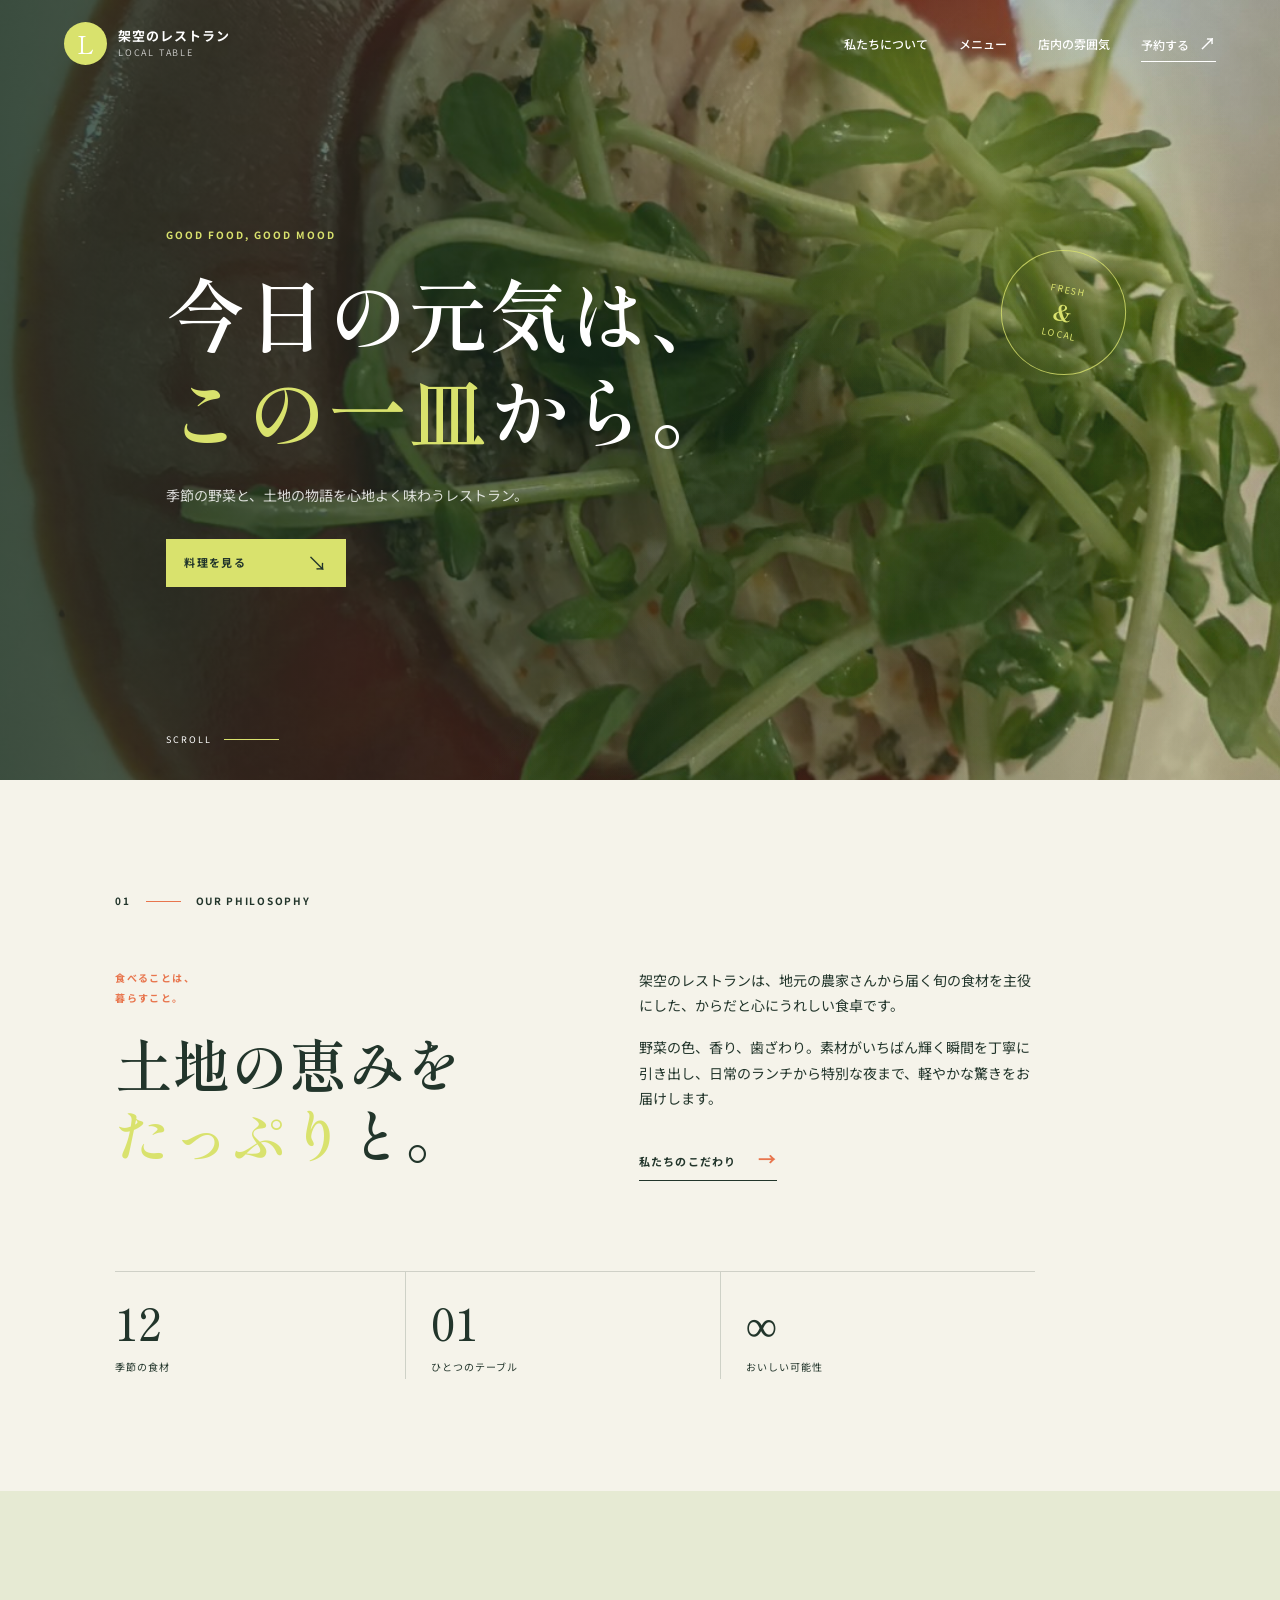
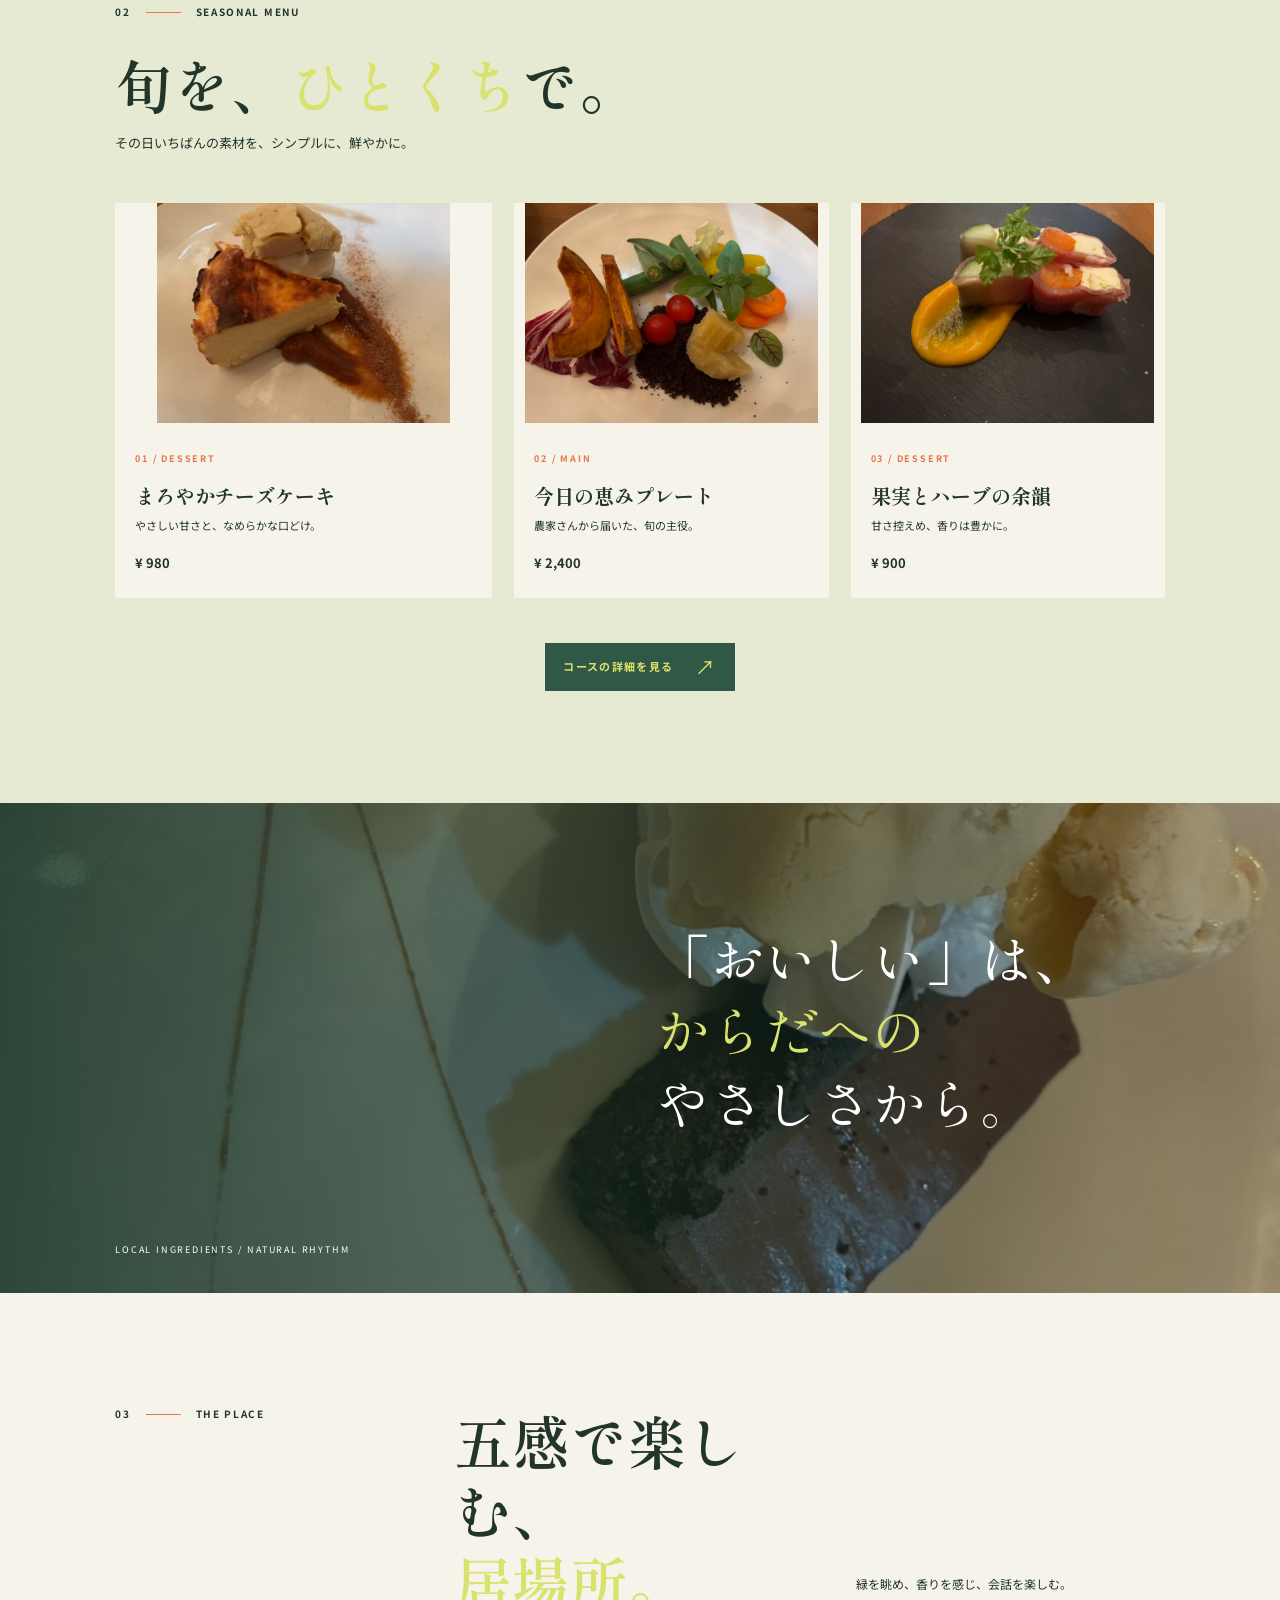
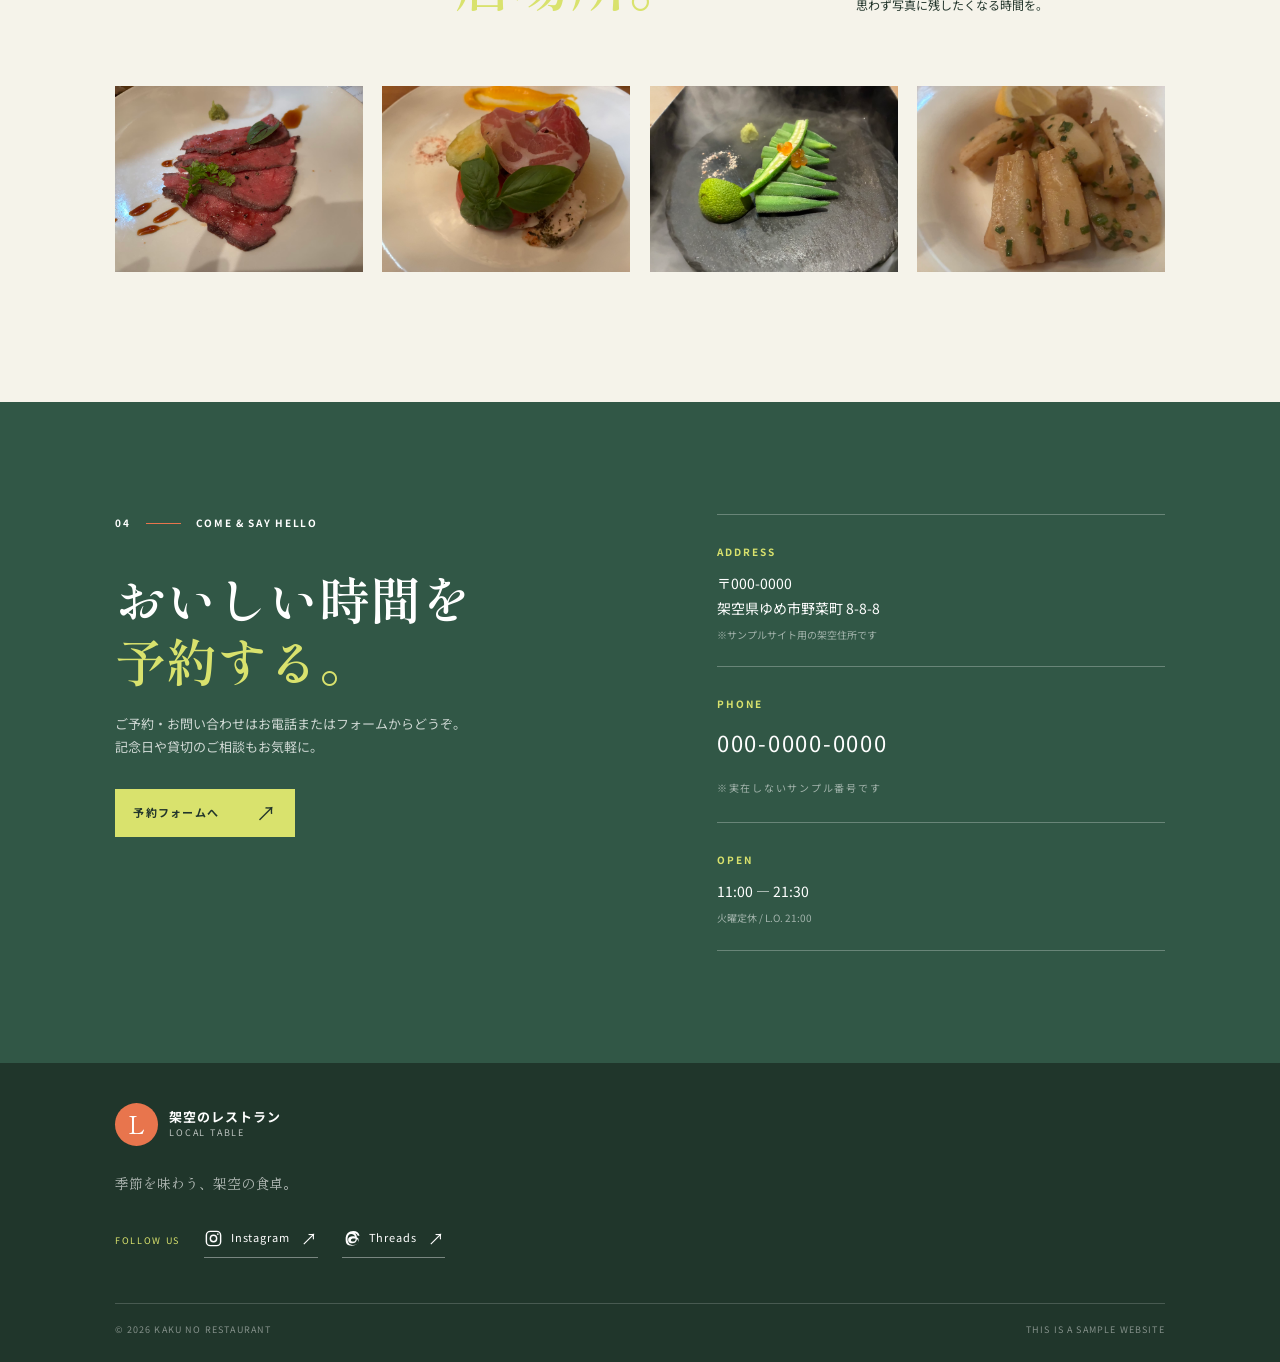
<file: index.html>
<!doctype html>
<html lang="ja">
  <head>
    <meta charset="UTF-8" />
    <meta name="viewport" content="width=device-width, initial-scale=1.0" />
    <meta name="description" content="架空のレストラン - 地元の恵みを、軽やかに味わうサンプルレストランサイト。" />
    <title>架空のレストラン | LOCAL TABLE</title>
    <link rel="stylesheet" href="styles.css" />
  </head>
  <body>
    <header class="site-header">
      <a class="brand" href="#top" aria-label="架空のレストラン ホーム">
        <span class="brand-mark">L</span>
        <span><strong>架空のレストラン</strong><small>LOCAL TABLE</small></span>
      </a>
      <button class="menu-toggle" type="button" aria-expanded="false" aria-controls="site-nav">
        <span></span><span></span><span></span><b>MENU</b>
      </button>
      <nav id="site-nav" class="site-nav" aria-label="メインナビゲーション">
        <a href="#story">私たちについて</a>
        <a href="#menu">メニュー</a>
        <a href="#gallery">店内の雰囲気</a>
        <a class="nav-reserve" href="#access">予約する <span>↗</span></a>
      </nav>
    </header>

    <main id="top">
      <section class="hero">
        <div class="hero-image is-active" aria-hidden="true"></div>
        <div class="hero-image" aria-hidden="true"></div>
        <div class="hero-image" aria-hidden="true"></div>
        <div class="hero-image" aria-hidden="true"></div>
        <div class="hero-image" aria-hidden="true"></div>
        <div class="hero-noise"></div>
        <div class="hero-content">
          <p class="eyebrow">GOOD FOOD, GOOD MOOD</p>
          <h1>今日の元気は、<br /><em>この一皿</em>から。</h1>
          <p class="hero-copy">季節の野菜と、土地の物語を<br class="mobile-only" />心地よく味わうレストラン。</p>
          <a class="button button-light" href="#menu">料理を見る <span>↘</span></a>
        </div>
        <div class="hero-stamp" aria-hidden="true"><span>FRESH</span><strong>&amp;</strong><span>LOCAL</span></div>
        <div class="scroll-cue"><span>SCROLL</span><i></i></div>
      </section>

      <section id="story" class="intro section-pad">
        <div class="section-kicker"><span>01</span><i></i><span>OUR PHILOSOPHY</span></div>
        <div class="intro-grid">
          <div class="intro-heading reveal">
            <p class="mini-label">食べることは、<br />暮らすこと。</p>
            <h2>土地の恵みを<br /><em>たっぷり</em>と。</h2>
          </div>
          <div class="intro-body reveal">
            <p>架空のレストランは、地元の農家さんから届く旬の食材を主役にした、からだと心にうれしい食卓です。</p>
            <p>野菜の色、香り、歯ざわり。素材がいちばん輝く瞬間を丁寧に引き出し、日常のランチから特別な夜まで、軽やかな驚きをお届けします。</p>
            <a class="text-link" href="#menu">私たちのこだわり <span>→</span></a>
          </div>
        </div>
        <div class="stat-row reveal">
          <div><strong>12</strong><span>季節の食材</span></div>
          <div><strong>01</strong><span>ひとつのテーブル</span></div>
          <div><strong>∞</strong><span>おいしい可能性</span></div>
        </div>
      </section>

      <section id="menu" class="menu-section section-pad">
        <div class="section-heading reveal">
          <div class="section-kicker"><span>02</span><i></i><span>SEASONAL MENU</span></div>
          <h2>旬を、<em>ひとくち</em>で。</h2>
          <p>その日いちばんの素材を、シンプルに、鮮やかに。</p>
        </div>
        <div class="menu-grid">
          <article class="menu-card menu-card-large menu-card-horizontal reveal">
            <div class="card-image"><img src="2026-09-04_22-40-02_990.jpeg" alt="まろやかなチーズケーキ" loading="lazy" /></div>
            <div class="card-detail"><span>01 / DESSERT</span><h3>まろやかチーズケーキ</h3><p>やさしい甘さと、なめらかな口どけ。</p><strong>¥ 980</strong></div>
          </article>
          <article class="menu-card reveal">
            <div class="card-image"><img src="2026-09-04_22-40-03_305.jpeg" alt="旬の食材を使ったメイン料理" loading="lazy" /></div>
            <div class="card-detail"><span>02 / MAIN</span><h3>今日の恵みプレート</h3><p>農家さんから届いた、旬の主役。</p><strong>¥ 2,400</strong></div>
          </article>
          <article class="menu-card menu-card-horizontal reveal">
            <div class="card-image"><img src="2026-09-04_22-40-04_578.jpeg" alt="ヘルシーなデザート" loading="lazy" /></div>
            <div class="card-detail"><span>03 / DESSERT</span><h3>果実とハーブの余韻</h3><p>甘さ控えめ、香りは豊かに。</p><strong>¥ 900</strong></div>
          </article>
        </div>
        <a class="button button-dark centered-button" href="#access">コースの詳細を見る <span>↗</span></a>
      </section>

      <section class="quote-section">
        <div class="quote-image"></div>
        <div class="quote-overlay"></div>
        <blockquote class="reveal">「おいしい」は、<br /><em>からだへの</em><br />やさしさから。</blockquote>
        <span class="quote-note">LOCAL INGREDIENTS / NATURAL RHYTHM</span>
      </section>

      <section id="gallery" class="gallery-section section-pad">
        <div class="section-heading gallery-heading reveal">
          <div class="section-kicker"><span>03</span><i></i><span>THE PLACE</span></div>
          <h2>五感で楽しむ、<br /><em>居場所。</em></h2>
          <p>緑を眺め、香りを感じ、会話を楽しむ。<br />思わず写真に残したくなる時間を。</p>
        </div>
        <div class="gallery-track" aria-label="店内と料理のギャラリー">
          <figure class="gallery-item gallery-tall"><img src="2026-09-04_19-36-29_484.jpeg" alt="レストランの料理" loading="lazy" /></figure>
          <figure class="gallery-item gallery-wide"><img src="2026-09-04_22-40-05_429.jpeg" alt="店内のテーブル" loading="lazy" /></figure>
          <figure class="gallery-item gallery-square"><img src="2026-09-04_22-40-06_360.jpeg" alt="季節の料理の盛り付け" loading="lazy" /></figure>
          <figure class="gallery-item gallery-wide"><img src="2026-09-04_22-40-04_900.jpeg" alt="食卓を彩る料理" loading="lazy" /></figure>
        </div>
      </section>

      <section id="access" class="access-section">
        <div class="access-inner section-pad">
          <div class="access-copy reveal">
            <div class="section-kicker"><span>04</span><i></i><span>COME &amp; SAY HELLO</span></div>
            <h2>おいしい時間を<br /><em>予約する。</em></h2>
            <p>ご予約・お問い合わせはお電話またはフォームからどうぞ。<br />記念日や貸切のご相談もお気軽に。</p>
            <a class="button button-light" href="reservation.html">予約フォームへ <span>↗</span></a>
          </div>
          <div class="access-info reveal">
            <div class="info-block"><span>ADDRESS</span><p>〒000-0000<br />架空県ゆめ市野菜町 8-8-8<br /><small>※サンプルサイト用の架空住所です</small></p></div>
            <div class="info-block"><span>PHONE</span><p class="phone">000-0000-0000<br /><small>※実在しないサンプル番号です</small></p></div>
            <div class="info-block"><span>OPEN</span><p>11:00 — 21:30<br /><small>火曜定休 / L.O. 21:00</small></p></div>
          </div>
        </div>
      </section>
    </main>

    <footer class="site-footer">
      <a class="brand footer-brand" href="#top"><span class="brand-mark">L</span><span><strong>架空のレストラン</strong><small>LOCAL TABLE</small></span></a>
      <p>季節を味わう、架空の食卓。</p>
      <div class="social-links" aria-label="SNSリンク">
        <span>FOLLOW US</span>
        <a href="https://www.instagram.com/kumamotoakkun/?hl=ja" target="_blank" rel="noopener noreferrer" aria-label="Instagramを開く">
          <svg class="social-icon" viewBox="0 0 24 24" aria-hidden="true"><rect x="3" y="3" width="18" height="18" rx="5"></rect><circle cx="12" cy="12" r="4"></circle><circle class="social-dot" cx="17.5" cy="6.5" r="1"></circle></svg>
          <span>Instagram</span><b>↗</b>
        </a>
        <a href="https://www.threads.com/@kumamotoakkun?hl=ja" target="_blank" rel="noopener noreferrer" aria-label="Threadsを開く">
          <svg class="social-icon threads-icon" viewBox="0 0 24 24" aria-hidden="true"><path d="M18.9 11.2c-.2-4.5-2.7-7.1-7-7.1-4.1 0-6.8 2.2-7 5.7h2.3c.2-2.2 1.7-3.4 4.6-3.4 2.4 0 4 1.1 4.6 3.2-.8-.2-1.7-.3-2.6-.3-3.8 0-6.1 1.7-6.1 4.5 0 2.6 2.2 4.3 5.3 4.3 3.4 0 5.7-2.2 5.9-5.6 1.1.8 1.7 1.9 1.7 3.4 0 2.7-2.5 4.4-6.4 4.4-4.6 0-7.2-2.7-7.2-7.6 0-4.9 2.7-7.8 7.3-7.8 2.9 0 4.8 1.2 5.5 3.5h2.4c-.7-3.7-3.5-5.9-7.9-5.9-5.8 0-9.7 3.7-9.7 10.2S6.5 21 12.2 21c5.2 0 8.8-2.4 8.8-6.7 0-1.1-.3-2.2-.8-3.1-.4 0-.8 0-1.3 0zm-5 4.7c-1.7 0-2.7-.7-2.7-1.8 0-1.4 1.3-2.2 3.7-2.2.9 0 1.7.1 2.4.3-.1 2.3-1.3 3.7-3.4 3.7z"></path></svg>
          <span>Threads</span><b>↗</b>
        </a>
      </div>
      <div class="footer-bottom"><span>© 2026 KAKU NO RESTAURANT</span><span>THIS IS A SAMPLE WEBSITE</span></div>
    </footer>
    <script src="script.js"></script>
  </body>
</html>
</file>
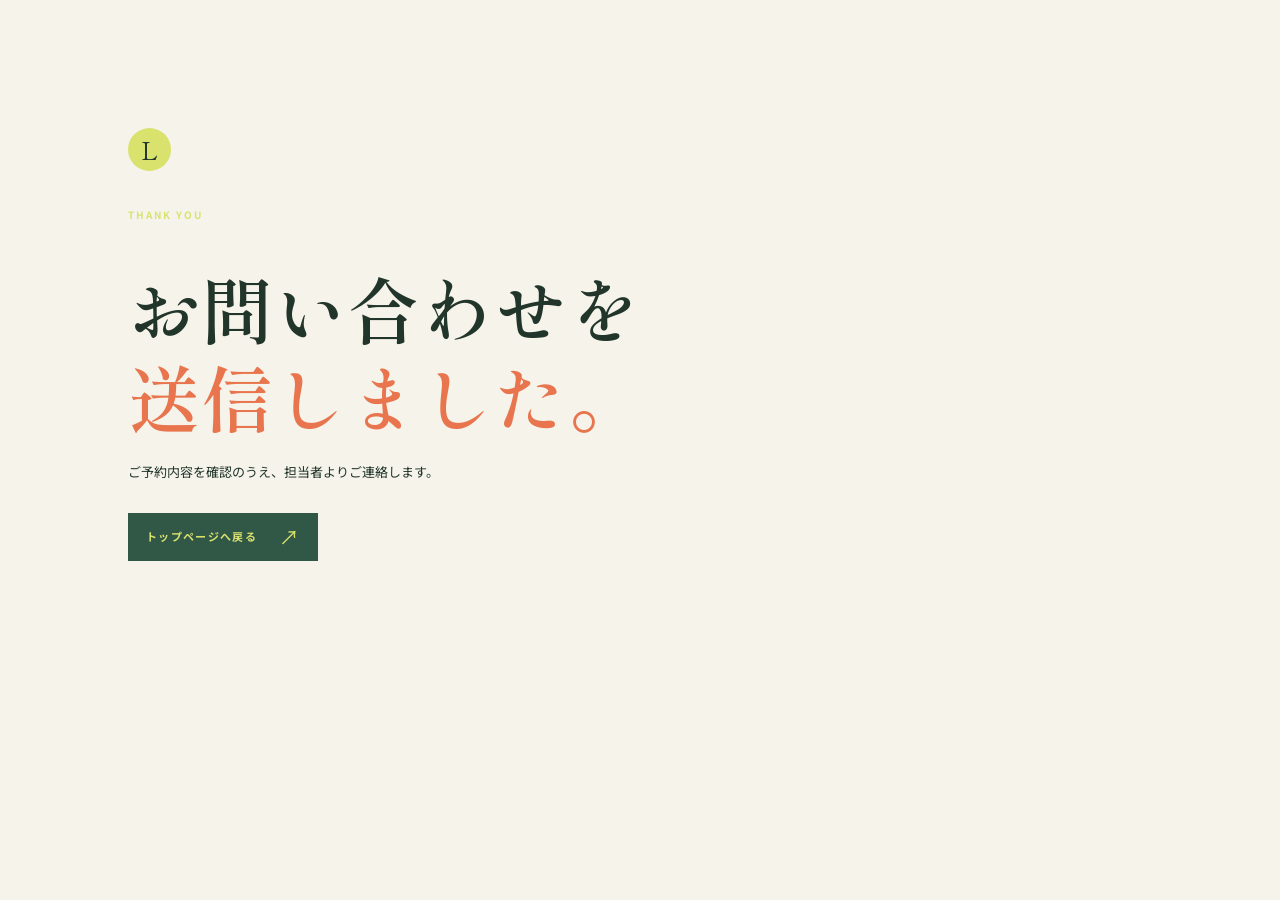
<file: reservation-thanks.html>
<!doctype html>
<html lang="ja">
  <head>
    <meta charset="UTF-8" />
    <meta name="viewport" content="width=device-width, initial-scale=1.0" />
    <title>送信完了 | 架空のレストラン</title>
    <link rel="stylesheet" href="styles.css" />
  </head>
  <body class="reservation-page">
    <main class="thanks-main">
      <div class="brand-mark">L</div>
      <p class="eyebrow">THANK YOU</p>
      <h1>お問い合わせを<br /><em>送信しました。</em></h1>
      <p>ご予約内容を確認のうえ、担当者よりご連絡します。</p>
      <a class="button button-dark" href="index.html">トップページへ戻る <span>↗</span></a>
    </main>
  </body>
</html>
</file>
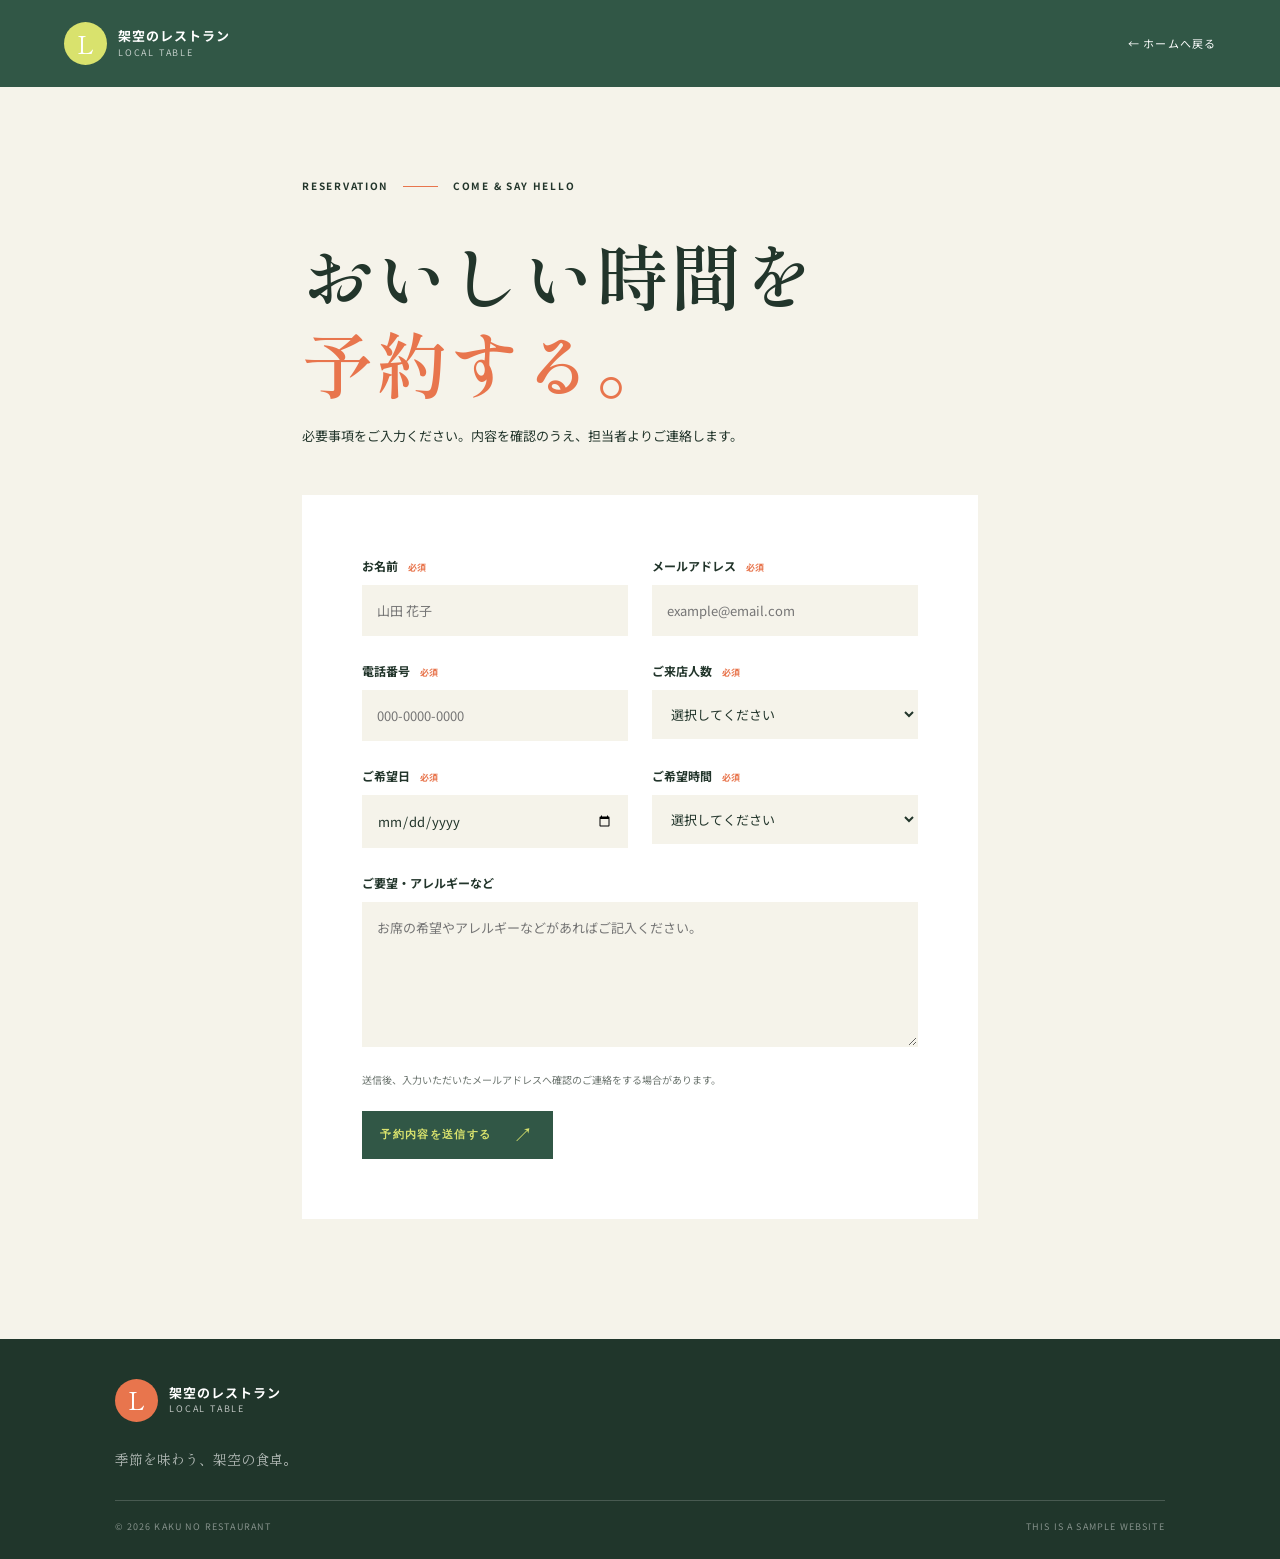
<file: reservation.html>
<!doctype html>
<html lang="ja">
  <head>
    <meta charset="UTF-8" />
    <meta name="viewport" content="width=device-width, initial-scale=1.0" />
    <meta name="description" content="架空のレストランの予約フォーム。" />
    <title>予約フォーム | 架空のレストラン</title>
    <link rel="stylesheet" href="styles.css" />
  </head>
  <body class="reservation-page">
    <header class="site-header reservation-header">
      <a class="brand" href="index.html" aria-label="架空のレストラン ホーム">
        <span class="brand-mark">L</span>
        <span><strong>架空のレストラン</strong><small>LOCAL TABLE</small></span>
      </a>
      <a class="back-link" href="index.html">← ホームへ戻る</a>
    </header>

    <main class="reservation-main">
      <div class="reservation-intro">
        <div class="section-kicker"><span>RESERVATION</span><i></i><span>COME &amp; SAY HELLO</span></div>
        <h1>おいしい時間を<br /><em>予約する。</em></h1>
        <p>必要事項をご入力ください。内容を確認のうえ、担当者よりご連絡します。</p>
      </div>

      <form class="reservation-form" action="https://formsubmit.co/19ff2840d1fcdbb054f460d2eeea7ac7" method="POST">
        <input type="hidden" name="_subject" value="架空のレストラン｜予約のお問い合わせ" />
        <input type="hidden" name="_next" value="https://akinori590218-kumamoto.github.io/kaku-no-restaurant/reservation-thanks.html" />
        <input type="hidden" name="_captcha" value="true" />
        <input type="text" name="_honey" class="form-honey" tabindex="-1" autocomplete="off" />

        <div class="form-row">
          <label>お名前 <span>必須</span><input type="text" name="お名前" autocomplete="name" placeholder="山田 花子" required /></label>
          <label>メールアドレス <span>必須</span><input type="email" name="メールアドレス" autocomplete="email" placeholder="example@email.com" required /></label>
        </div>
        <div class="form-row">
          <label>電話番号 <span>必須</span><input type="tel" name="電話番号" autocomplete="tel" placeholder="000-0000-0000" required /></label>
          <label>ご来店人数 <span>必須</span><select name="ご来店人数" required><option value="">選択してください</option><option>1名</option><option>2名</option><option>3名</option><option>4名</option><option>5名</option><option>6名以上</option></select></label>
        </div>
        <div class="form-row">
          <label>ご希望日 <span>必須</span><input type="date" name="ご希望日" required /></label>
          <label>ご希望時間 <span>必須</span><select name="ご希望時間" required><option value="">選択してください</option><option>11:00</option><option>12:00</option><option>13:00</option><option>17:30</option><option>18:30</option><option>19:30</option><option>20:00</option></select></label>
        </div>
        <label>ご要望・アレルギーなど<textarea name="ご要望・アレルギーなど" rows="5" placeholder="お席の希望やアレルギーなどがあればご記入ください。"></textarea></label>
        <p class="form-note">送信後、入力いただいたメールアドレスへ確認のご連絡をする場合があります。</p>
        <button class="button button-dark form-submit" type="submit">予約内容を送信する <span>↗</span></button>
      </form>
    </main>

    <footer class="site-footer reservation-footer">
      <a class="brand footer-brand" href="index.html"><span class="brand-mark">L</span><span><strong>架空のレストラン</strong><small>LOCAL TABLE</small></span></a>
      <p>季節を味わう、架空の食卓。</p>
      <div class="footer-bottom"><span>© 2026 KAKU NO RESTAURANT</span><span>THIS IS A SAMPLE WEBSITE</span></div>
    </footer>
  </body>
</html>
</file>
<file: styles.css>
@import url('https://fonts.googleapis.com/css2?family=Noto+Sans+JP:wght@400;500;700&family=Shippori+Mincho:wght@500;600;700&display=swap');

:root { --ink:#22352b; --green:#315746; --lime:#d9e26d; --cream:#f5f3ea; --orange:#e8754d; --line:rgba(34,53,43,.18); --serif:'Shippori Mincho',serif; --sans:'Noto Sans JP',sans-serif; }
* { box-sizing:border-box; }
html { scroll-behavior:smooth; }
body { margin:0; color:var(--ink); background:var(--cream); font-family:var(--sans); line-height:1.8; }
img { display:block; width:100%; height:100%; object-fit:cover; }
a { color:inherit; text-decoration:none; }
.site-header { align-items:center; color:#fff; display:flex; justify-content:space-between; left:0; padding:22px 5vw; position:absolute; right:0; top:0; z-index:5; }
.brand { align-items:center; display:flex; gap:11px; letter-spacing:.04em; }
.brand-mark { align-items:center; background:var(--lime); border-radius:50%; display:flex; font-family:var(--serif); font-size:24px; height:43px; justify-content:center; width:43px; }
.brand strong,.brand small { display:block; line-height:1.2; }
.brand strong { font-size:13px; letter-spacing:.08em; }
.brand small { font-size:9px; letter-spacing:.2em; margin-top:4px; opacity:.7; }
.site-nav { align-items:center; display:flex; gap:31px; font-size:12px; font-weight:500; }
.site-nav a { transition:opacity .2s; }.site-nav a:hover { opacity:.55; }
.nav-reserve { border-bottom:1px solid currentColor; padding:3px 0; }.nav-reserve span { font-size:17px; margin-left:7px; }
.menu-toggle { display:none; }
.hero { background:var(--green); color:#fff; height:min(780px,100vh); min-height:650px; overflow:hidden; position:relative; }
.hero-image { background-position:center; background-size:cover; inset:0; opacity:0; position:absolute; transform:scale(1.04); transition:opacity 1.2s ease; animation:heroZoom 12s ease-out forwards; }
.hero-image::after { background:linear-gradient(90deg,rgba(25,51,39,.82),rgba(25,51,39,.18)); content:""; inset:0; position:absolute; }
.hero-image:nth-child(1) { background-image:url('2026-09-04_19-36-29_484.jpeg'); }
.hero-image:nth-child(2) { background-image:url('2026-09-04_22-40-03_354.jpeg'); }
.hero-image:nth-child(3) { background-image:url('2026-09-04_22-40-04_015.jpeg'); }
.hero-image:nth-child(4) { background-image:url('2026-09-04_22-40-05_695.jpeg'); }
.hero-image:nth-child(5) { background-image:url('2026-09-04_22-40-06_828.jpeg'); }
.hero-image.is-active { opacity:1; }
.menu-card-large .card-image img { background:var(--cream); object-fit:cover; }
.hero-noise { background:radial-gradient(circle at 75% 25%,rgba(217,226,109,.28),transparent 25%), linear-gradient(125deg,transparent 55%,rgba(217,226,109,.1)); inset:0; position:absolute; }
.hero-content { left:13%; position:absolute; top:29%; z-index:1; }.eyebrow,.section-kicker,.mini-label,.card-detail span,.info-block>span { letter-spacing:.2em; font-size:10px; font-weight:700; }
.eyebrow { color:var(--lime); margin:0 0 20px; }
h1,h2,h3,p { margin-top:0; } h1,h2 { font-family:var(--serif); font-weight:600; line-height:1.22; }
h1 { font-size:clamp(45px,6.2vw,88px); letter-spacing:.02em; margin-bottom:25px; } h1 em,h2 em,blockquote em { color:var(--lime); font-style:normal; }
.hero-copy { color:rgba(255,255,255,.82); font-size:14px; margin-bottom:31px; }
.button { align-items:center; display:inline-flex; font-size:11px; font-weight:700; gap:22px; justify-content:space-between; letter-spacing:.12em; padding:14px 18px; transition:transform .25s,background .25s; min-width:180px; }
.button:hover { transform:translateY(-3px); }.button-light { background:var(--lime); color:var(--ink); }.button-light:hover { background:#ecf28e; }.button-dark { background:var(--green); color:var(--lime); }
.button span { font-size:20px; font-weight:400; line-height:1; }.hero-stamp { align-items:center; border:1px solid rgba(217,226,109,.8); border-radius:50%; color:var(--lime); display:flex; flex-direction:column; font-size:9px; letter-spacing:.16em; justify-content:center; height:125px; position:absolute; right:12%; top:32%; transform:rotate(12deg); width:125px; z-index:1; }.hero-stamp strong { font-family:var(--serif); font-size:22px; line-height:1.3; }
.scroll-cue { align-items:center; bottom:32px; display:flex; font-size:9px; gap:12px; left:13%; letter-spacing:.22em; position:absolute; }.scroll-cue i { background:var(--lime); display:block; height:1px; width:55px; }
.section-pad { padding:112px 9vw; }.section-kicker { align-items:center; display:flex; gap:15px; letter-spacing:.17em; }.section-kicker i { background:var(--orange); display:block; height:1px; width:35px; }.intro { background:var(--cream); }.intro-grid { display:grid; gap:10vw; grid-template-columns:1fr 1fr; margin:58px 0 90px; max-width:920px; }.mini-label { color:var(--orange); letter-spacing:.14em; line-height:2; margin-bottom:20px; }.intro h2,.section-heading h2 { font-size:clamp(36px,4.5vw,64px); margin:0; }.intro-body { align-self:end; font-size:14px; max-width:420px; }.intro-body p { margin-bottom:17px; }.text-link { border-bottom:1px solid var(--ink); display:inline-block; font-size:11px; font-weight:700; letter-spacing:.1em; margin-top:14px; padding-bottom:6px; }.text-link span { color:var(--orange); font-size:18px; margin-left:18px; }.stat-row { border-top:1px solid var(--line); display:flex; max-width:920px; }.stat-row div { border-right:1px solid var(--line); flex:1; padding:23px 25px 0 0; }.stat-row div+div { padding-left:25px; }.stat-row div:last-child { border:0; }.stat-row strong { display:block; font-family:var(--serif); font-size:44px; font-weight:500; line-height:1.25; }.stat-row span { font-size:10px; letter-spacing:.1em; }
.menu-section { background:#e6ead3; }.section-heading { margin-bottom:48px; }.section-heading h2 { margin:28px 0 12px; }.section-heading p { font-size:13px; }.menu-grid { display:grid; gap:22px; grid-template-columns:1.2fr 1fr 1fr; margin:0 auto 45px; max-width:1100px; }.menu-card { background:var(--cream); }.card-image { height:220px; overflow:hidden; }.menu-card-large .card-image { height:220px; }.card-image img { transition:transform .6s; }.menu-card:hover img { transform:scale(1.06); }.card-detail { padding:18px 20px 22px; }.card-detail span { color:var(--orange); font-size:9px; }.card-detail h3 { font-family:var(--serif); font-size:20px; margin:8px 0 2px; }.card-detail p { font-size:11px; margin-bottom:12px; }.card-detail strong { font-size:13px; }.centered-button { display:flex; margin:0 auto; width:max-content; }
.quote-section { color:#fff; height:490px; overflow:hidden; position:relative; }.quote-image { background:url('2026-09-04_22-40-05_165.jpeg') center/cover; inset:0; position:absolute; }.quote-overlay { background:linear-gradient(90deg,rgba(26,56,42,.87),rgba(26,56,42,.18)); inset:0; position:absolute; }.quote-section blockquote { font-family:var(--serif); font-size:clamp(32px,4.2vw,61px); line-height:1.35; margin:0; position:absolute; right:15%; top:24%; }.quote-note { bottom:35px; font-size:9px; left:9vw; letter-spacing:.2em; position:absolute; }
.gallery-section { background:var(--cream); overflow:hidden; padding-bottom:130px; }.gallery-heading { display:grid; grid-template-columns:1fr 1.2fr 1fr; align-items:end; gap:30px; }.gallery-heading .section-kicker { align-self:start; }.gallery-heading h2 { margin:0; }.gallery-heading p { font-size:12px; margin:0; }.gallery-track { align-items:start; display:flex; gap:19px; margin:70px -9vw 0; overflow:visible; }.gallery-item { flex:none; margin:0; overflow:hidden; }.gallery-item img { transition:transform .7s; }.gallery-item:hover img { transform:scale(1.07); }.gallery-tall { height:380px; width:250px; margin-left:12vw; }.gallery-wide { height:255px; width:360px; margin-top:66px; }.gallery-square { height:300px; width:300px; margin-top:10px; }
.access-section { background:var(--green); color:#fff; }.access-inner { display:grid; gap:12vw; grid-template-columns:1fr 1fr; }.access-copy h2 { font-size:clamp(37px,4vw,60px); margin:35px 0 20px; }.access-copy p { color:rgba(255,255,255,.76); font-size:13px; margin-bottom:30px; }.access-info { border-top:1px solid rgba(255,255,255,.27); }.info-block { border-bottom:1px solid rgba(255,255,255,.27); padding:20px 0; }.info-block>span { color:var(--lime); }.info-block p { font-size:14px; margin:7px 0 0; }.info-block small { color:rgba(255,255,255,.55); font-size:10px; }.phone { font-size:22px!important; letter-spacing:.08em; }
.site-footer { background:#20362b; color:#fff; padding:40px 9vw 24px; }.footer-brand .brand-mark { background:var(--orange); }.site-footer>p { color:rgba(255,255,255,.65); font-family:var(--serif); font-size:14px; margin:25px 0 28px; }.social-links { align-items:center; display:flex; gap:24px; margin-bottom:45px; }.social-links>span { color:var(--lime); font-size:9px; letter-spacing:.18em; }.social-links a { align-items:center; border-bottom:1px solid rgba(255,255,255,.4); display:inline-flex; font-size:11px; gap:8px; letter-spacing:.08em; padding-bottom:4px; transition:color .2s,border-color .2s; }.social-links a:hover { border-color:var(--lime); color:var(--lime); }.social-links a b { font-size:16px; font-weight:400; margin-left:3px; }.social-icon { fill:none; height:19px; stroke:currentColor; stroke-width:1.8; width:19px; }.social-icon .social-dot { fill:currentColor; stroke:none; }.threads-icon { fill:currentColor; stroke:none; }.footer-bottom { border-top:1px solid rgba(255,255,255,.18); color:rgba(255,255,255,.45); display:flex; font-size:9px; justify-content:space-between; letter-spacing:.13em; padding-top:18px; }
.reveal { opacity:0; transform:translateY(22px); transition:opacity .8s ease,transform .8s ease; }.reveal.is-visible { opacity:1; transform:none; }
@keyframes heroZoom { from{transform:scale(1.04)} to{transform:scale(1.12)} }
.mobile-only { display:none; }
.reservation-page { background:var(--cream); }
.reservation-header { background:var(--green); color:#fff; position:relative; }
.back-link { font-size:11px; letter-spacing:.1em; }
.reservation-main { margin:0 auto; max-width:880px; padding:90px 8vw 120px; }
.reservation-intro h1 { color:var(--ink); font-size:clamp(42px,6vw,72px); margin:35px 0 18px; }
.reservation-intro h1 em { color:var(--orange); }
.reservation-intro>p { font-size:13px; margin-bottom:48px; }
.reservation-form { background:#fff; padding:clamp(24px,5vw,60px); }
.form-row { display:grid; gap:24px; grid-template-columns:1fr 1fr; }
.reservation-form label { display:block; font-size:12px; font-weight:700; margin-bottom:24px; }
.reservation-form label>span { color:var(--orange); font-size:9px; margin-left:7px; }
.reservation-form input,.reservation-form select,.reservation-form textarea { background:var(--cream); border:1px solid transparent; border-radius:0; color:var(--ink); display:block; font:inherit; font-size:13px; font-weight:400; margin-top:8px; outline:none; padding:13px 14px; width:100%; }
.reservation-form textarea { resize:vertical; }.reservation-form input:focus,.reservation-form select:focus,.reservation-form textarea:focus { border-color:var(--green); }.form-honey { display:none!important; }.form-note { color:#6b746e; font-size:10px; margin:0 0 22px; }.form-submit { border:0; cursor:pointer; }
.reservation-footer { position:relative; }.thanks-main { align-items:flex-start; display:flex; flex-direction:column; justify-content:center; min-height:75vh; padding:10vw; }.thanks-main .brand-mark { margin-bottom:35px; }.thanks-main h1 { color:var(--ink); font-size:clamp(42px,6vw,72px); margin:20px 0; }.thanks-main h1 em { color:var(--orange); }.thanks-main>p:not(.eyebrow) { font-size:13px; margin-bottom:30px; }
@media (min-width:701px) {
  .hero-image { animation-name:heroZoomDesktop; }
  .menu-card .card-image img { object-fit:contain; }
  .menu-card:hover img { transform:scale(1.02); }
}
@keyframes heroZoomDesktop { from{transform:scale(1.01)} to{transform:scale(1.05)} }
@media (max-width:700px) {
  .reservation-header { position:relative; }.back-link { font-size:9px; }.reservation-main { padding:65px 8vw 80px; }.form-row { display:block; }.reservation-form { padding:26px 20px; }.thanks-main { padding:12vw 8vw; }
  .site-header { padding:18px 6vw; }.brand strong { font-size:11px; }.brand-mark { height:37px; width:37px; font-size:20px; }.site-nav { background:var(--cream); color:var(--ink); display:none; flex-direction:column; gap:20px; left:0; padding:90px 10vw 35px; position:absolute; right:0; top:0; }.site-nav.is-open { display:flex; }.menu-toggle { background:none; border:0; color:inherit; display:flex; flex-direction:column; gap:4px; padding:7px 0 7px 10px; position:relative; z-index:2; }.menu-toggle span { background:currentColor; display:block; height:1px; width:24px; }.menu-toggle b { font-size:8px; font-weight:500; letter-spacing:.13em; margin-top:3px; }
  .hero { min-height:630px; }.hero-image { background-position:58% center; }.hero-content { left:8vw; top:27%; }.hero-stamp { height:90px; right:9%; top:20%; width:90px; }.hero-stamp span { font-size:7px; }.hero-stamp strong { font-size:16px; }.scroll-cue { left:8vw; }.mobile-only { display:block; }
  .section-pad { padding:75px 8vw; }.intro-grid { display:block; margin:40px 0 55px; }.intro-body { margin-top:37px; }.stat-row div { padding-right:10px; }.stat-row div+div { padding-left:10px; }.stat-row strong { font-size:32px; }.stat-row span { font-size:8px; }
  .menu-grid { display:block; }.menu-card { margin-bottom:18px; }.menu-card-large .card-image,.card-image { height:250px; }.card-detail { padding:15px 17px 18px; }.menu-section .section-heading { margin-bottom:33px; }
  .quote-section { height:400px; }.quote-section blockquote { left:9vw; right:auto; top:19%; }.quote-note { left:9vw; font-size:7px; }
  .gallery-heading { display:block; }.gallery-heading h2 { margin:28px 0 18px; }.gallery-track { gap:12px; margin:45px -8vw 0; overflow-x:auto; padding-left:8vw; scrollbar-width:none; }.gallery-track::-webkit-scrollbar { display:none; }.gallery-tall { height:285px; margin-left:0; width:190px; }.gallery-wide { height:190px; margin-top:50px; width:270px; }.gallery-square { height:225px; margin-top:10px; width:225px; }
  .access-inner { display:block; }.access-info { margin-top:55px; }.social-links { align-items:flex-start; flex-direction:column; gap:10px; margin-bottom:35px; }.footer-bottom { flex-direction:column; gap:5px; }
}

.menu-card-horizontal .card-image {
  height:220px;
}

.menu-card-horizontal .card-image img {
  object-fit:contain;
}

.gallery-track {
  display:grid;
  grid-template-columns:repeat(4,minmax(0,1fr));
  margin:70px 0 0;
  width:100%;
}

.gallery-item,
.gallery-tall,
.gallery-wide,
.gallery-square {
  height:auto;
  margin:0;
  width:auto;
}

.gallery-item {
  aspect-ratio:4 / 3;
}

.gallery-item img {
  object-fit:contain;
}

@media (max-width:700px) {
  .menu-card-horizontal .card-image {
    aspect-ratio:16 / 9;
    height:auto;
  }

  .gallery-track {
    gap:12px;
    grid-template-columns:repeat(2,minmax(0,1fr));
    margin:45px 0 0;
    padding:0;
  }

  .gallery-item {
    aspect-ratio:4 / 3;
  }
}
</file>
